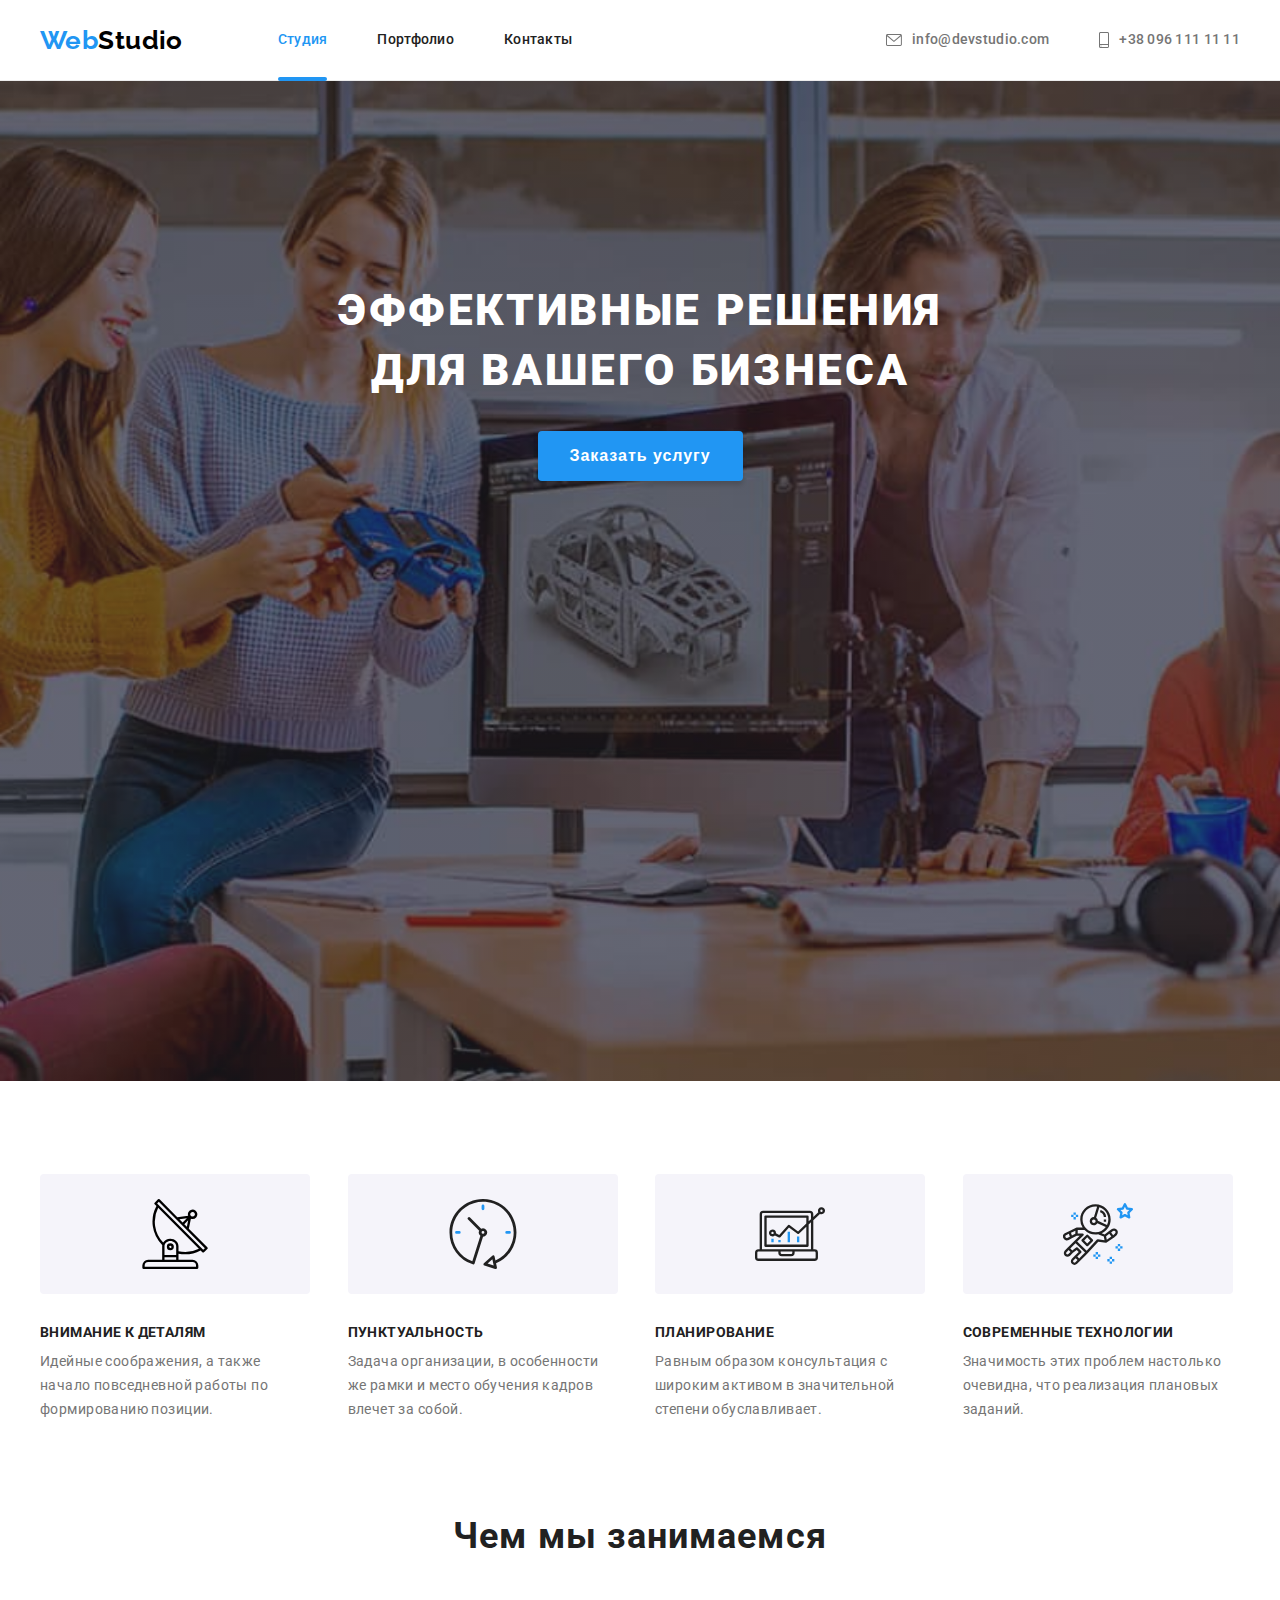
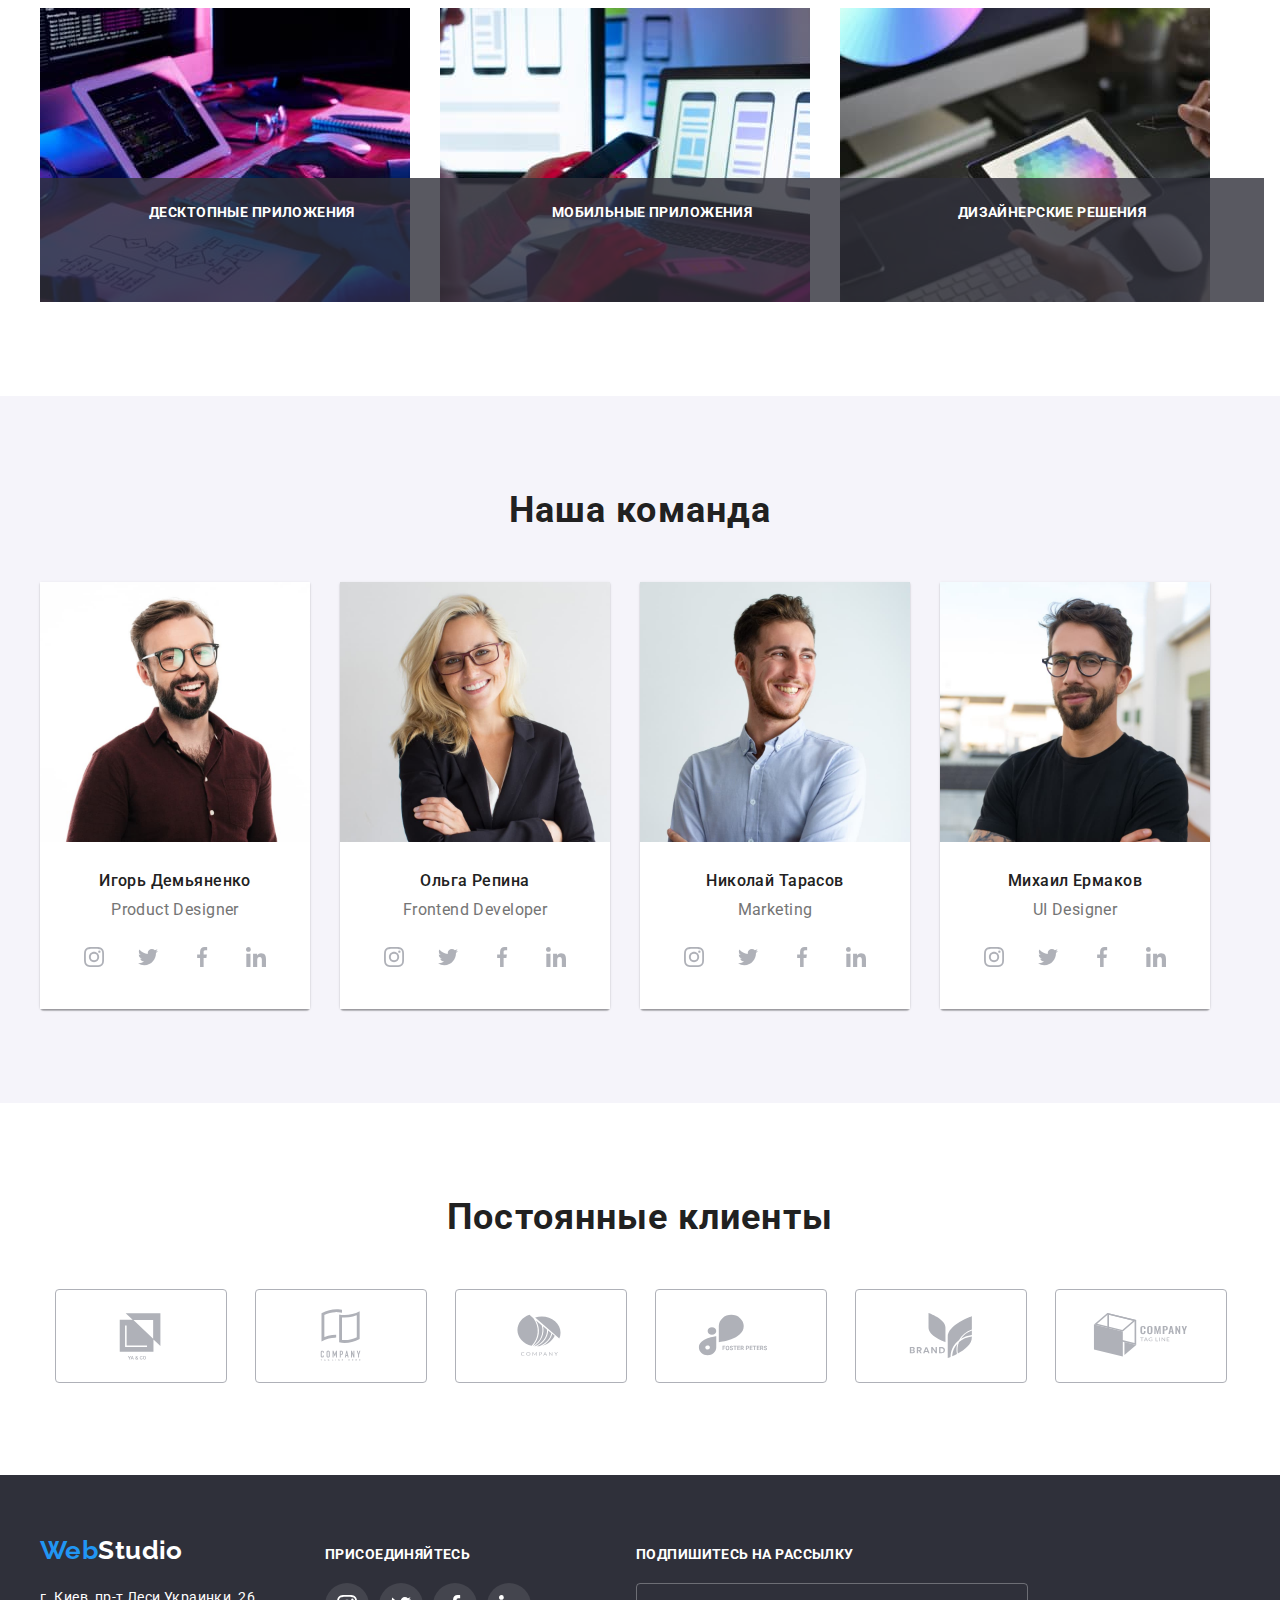
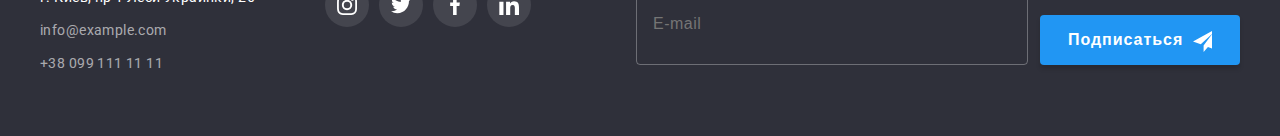
<file: index.html>
<!DOCTYPE html>
<html lang="ru">
  <head>
    <meta charset="UTF-8" />
    <meta http-equiv="X-UA-Compatible" content="IE=edge" />
    <meta name="viewport" content="width=device-width, initial-scale=1.0" />
    <title>Document</title>
    <link rel="preconnect" href="https://fonts.googleapis.com" />
    <link rel="preconnect" href="https://fonts.gstatic.com" crossorigin />
    <link
      href="https://fonts.googleapis.com/css2?family=Raleway:wght@700&family=Roboto:wght@400;500;700;900&display=swap"
      rel="stylesheet"
    />
    <link
      rel="stylesheet"
      href="https://cdnjs.cloudflare.com/ajax/libs/modern-normalize/1.1.0/modern-normalize.min.css"
      integrity="sha512-wpPYUAdjBVSE4KJnH1VR1HeZfpl1ub8YT/NKx4PuQ5NmX2tKuGu6U/JRp5y+Y8XG2tV+wKQpNHVUX03MfMFn9Q=="
      crossorigin="anonymous"
      referrerpolicy="no-referrer"
    />
    <link rel="stylesheet" href="./css/main.min.css" />
  </head>
  <body>
    <!--шапка-->
    <header class="page-header">
      <div class="container page-header__header">
        <nav class="nav">
          <a href="" class="logo"><span class="logo--color">Web</span>Studio</a>
          <ul class="nav__list">
            <li class="nav__item">
              <a href="" class="nav__link nav__link--current">Студия</a>
            </li>
            <li class="nav__item">
              <a href="./portfolio.html" class="nav__link">Портфолио</a>
            </li>
            <li class="nav__item">
              <a href="" class="nav__link">Контакты</a>
            </li>
          </ul>
        </nav>
        <ul class="auth-list">
          <li class="auth-list__item">
            <a href="mailto:info@devstudio.com" class="auth-list__link">
              <svg class="auth-list__icon" width="16" height="12">
                <use href="./images/icons.svg#icon-envelope"></use>
              </svg>
              info@devstudio.com</a
            >
          </li>
          <li class="auth-list__item">
            <a href="tel:+380961111111" class="auth-list__link">
              <svg class="auth-list__icon" width="10" height="16">
                <use href="./images/icons.svg#icon-smartphone"></use>
              </svg>
              +38 096 111 11 11</a
            >
          </li>
        </ul>
      </div>
    </header>

    <main>
      <!--герой-->
      <section class="hero overlay">
        <h1 class="hero__title">Эффективные решения для вашего бизнеса</h1>
        <button data-modal-open type="button" class="hero__button">
          Заказать услугу
        </button>
        <div data-modal class="backdrop is-hidden">
          <div class="modal">
            <div class="modal__content">
              <button data-modal-close class="modal__btn">
                <svg class="modal__icon">
                  <use href="./images/icons.svg#icon-close-black"></use>
                </svg>
              </button>
              <p class="modal__title">
                Оставьте свои данные, мы вам перезвоним
              </p>
              <form name="form">
                <div class="form__field">
                  <label for="username" class="form__label">Имя </label>
                  <input
                    type="text"
                    id="username"
                    name="username"
                    class="form__input"
                  />
                  <svg class="form__icons">
                    <use
                      href="./images/icons.svg#icon-person-form"
                      width="18"
                      height="18"
                    ></use>
                  </svg>
                </div>
                <div class="form__field">
                  <label for="tel" class="form__label">Телефон </label>
                  <input
                    type="tel"
                    id="tel"
                    name="phone-number"
                    class="form__input"
                  />
                  <svg class="form__icons">
                    <use
                      href="./images/icons.svg#icon-phone-form"
                      width="18"
                      height="18"
                    ></use>
                  </svg>
                </div>
                <div class="form__field">
                  <label for="mail" class="form__label">Почта </label>
                  <input
                    type="email"
                    id="mail"
                    name="email"
                    class="form__input"
                  />
                  <svg class="form__icons">
                    <use
                      href="./images/icons.svg#icon-email-form"
                      width="18"
                      height="18"
                    ></use>
                  </svg>
                </div>
                <div class="form__field-comments">
                  <label for="comments" class="form__comments"
                    >Комментарий</label
                  >
                  <textarea
                    class="form__textarea"
                    name="comments"
                    id="comments"
                    placeholder="Введите текст"
                  ></textarea>
                </div>

                <div class="form__checkbox checkbox">
                  <label class="checkbox__label">
                    <input
                      class="checkbox__input"
                      type="checkbox"
                      name="license-agreement"
                    />
                    <span class="checkbox__icon">
                      <svg class="checkbox__svg" width="16" height="15">
                        <use href="./images/icons.svg#icon-check"></use>
                      </svg>
                    </span>

                    Соглашаюсь с рассылкой и принимаю

                    <span class="checkbox__text"> Условия договора</span>
                  </label>
                </div>
                <button type="submit" class="form__btn">Отправить</button>
              </form>
            </div>
          </div>
        </div>
      </section>

      <!--особенности-->
      <section class="section">
        <div class="container">
          <h2 class="hidden-title">Особенности</h2>
          <ul class="features">
            <li class="features__item">
              <div class="features__icon">
                <svg width="70" height="70">
                  <use href="./images/icons.svg#icon-antenna"></use>
                </svg>
              </div>
              <h3 class="features__title">Внимание к деталям</h3>
              <p class="features__text">
                Идейные соображения, а также <br />
                начало повседневной работы по <br />
                формированию позиции.
              </p>
            </li>
            <li class="features__item">
              <div class="features__icon">
                <svg width="70" height="70">
                  <use href="./images/icons.svg#icon-clock"></use>
                </svg>
              </div>
              <h3 class="features__title">Пунктуальность</h3>
              <p class="features__text">
                Задача организации, в особенности <br />
                же рамки и место обучения кадров <br />
                влечет за собой.
              </p>
            </li>
            <li class="features__item">
              <div class="features__icon">
                <svg width="70" height="70">
                  <use href="./images/icons.svg#icon-diagram"></use>
                </svg>
              </div>
              <h3 class="features__title">Планирование</h3>
              <p class="features__text">
                Равным образом консультация с <br />
                широким активом в значительной <br />
                степени обуславливает.
              </p>
            </li>
            <li class="features__item">
              <div class="features__icon">
                <svg width="70" height="70">
                  <use href="./images/icons.svg#icon-astronaut"></use>
                </svg>
              </div>
              <h3 class="features__title">Современные технологии</h3>
              <p class="features__text">
                Значимость этих проблем настолько <br />
                очевидна, что реализация плановых <br />
                заданий.
              </p>
            </li>
          </ul>
        </div>
      </section>

      <!--Чем мы занимаемся-->
      <section class="section work">
        <div class="container">
          <h2 class="work__title title">Чем мы занимаемся</h2>
          <ul class="work__list">
            <li class="work__item">
              <img
                src="./images/box1.jpg"
                alt="пишет код"
                width="370"
                height="294"
              />
              <div class="work__label">десктопные приложения</div>
            </li>
            <li class="work__item">
              <img
                src="./images/box2.jpg"
                alt="дизайн интерфейса мобильного приложения"
                width="370"
                height="294"
              />
              <div class="work__label">мобильные приложения</div>
            </li>
            <li class="work__item">
              <img
                src="./images/box3.jpg"
                alt="подборка цвета для дизайна"
                width="370"
                height="294"
              />
              <div class="work__label">дизайнерские решения</div>
            </li>
          </ul>
        </div>
      </section>

      <!--Наша команда-->
      <section class="section team">
        <div class="container">
          <h2 class="team__title title">Наша команда</h2>
          <ul class="team__card-set card-set">
            <li class="card-set__item">
              <img
                src="./images/img1.jpg"
                alt="фото Игорь Демьяненко"
                width="270"
                height="260"
              />
              <div class="card-set__content">
                <h3 class="card-set__name">Игорь Демьяненко</h3>
                <p lang="en" class="card-set__position">Product Designer</p>
                <ul class="card-set__socials socials">
                  <li class="socials__item">
                    <a href="" class="socials__link">
                      <svg class="socials__icon" width="20" height="20">
                        <use href="./images/icons.svg#icon-instagram"></use>
                      </svg>
                    </a>
                  </li>
                  <li class="socials__item">
                    <a href="" class="socials__link">
                      <svg class="socials__icon" width="20" height="20">
                        <use href="./images/icons.svg#icon-twitter"></use>
                      </svg>
                    </a>
                  </li>
                  <li class="socials__item">
                    <a href="" class="socials__link">
                      <svg class="socials__icon" width="20" height="20">
                        <use href="./images/icons.svg#icon-facebook"></use>
                      </svg>
                    </a>
                  </li>
                  <li class="socials__item">
                    <a href="" class="socials__link">
                      <svg class="socials__icon" width="20" height="20">
                        <use href="./images/icons.svg#icon-linkedin"></use>
                      </svg>
                    </a>
                  </li>
                </ul>
              </div>
            </li>
            <li class="card-set__item">
              <img
                src="./images/img2.jpg"
                alt="фото Ольга Репина"
                width="270"
                height="260"
              />
              <div class="card-set__content">
                <h3 class="card-set__name">Ольга Репина</h3>
                <p lang="en" class="card-set__position">Frontend Developer</p>
                <ul class="card-set__socials socials">
                  <li class="socials__item">
                    <a href="" class="socials__link">
                      <svg class="socials__icon" width="20" height="20">
                        <use href="./images/icons.svg#icon-instagram"></use>
                      </svg>
                    </a>
                  </li>
                  <li class="socials__item">
                    <a href="" class="socials__link">
                      <svg class="socials__icon" width="20" height="20">
                        <use href="./images/icons.svg#icon-twitter"></use>
                      </svg>
                    </a>
                  </li>
                  <li class="socials__item">
                    <a href="" class="socials__link">
                      <svg class="socials__icon" width="20" height="20">
                        <use href="./images/icons.svg#icon-facebook"></use>
                      </svg>
                    </a>
                  </li>
                  <li class="socials__item">
                    <a href="" class="socials__link">
                      <svg class="socials__icon" width="20" height="20">
                        <use href="./images/icons.svg#icon-linkedin"></use>
                      </svg>
                    </a>
                  </li>
                </ul>
              </div>
            </li>
            <li class="card-set__item">
              <img
                src="./images/img3.jpg"
                alt="фото Николай Тарасов"
                width="270"
                height="260"
              />
              <div class="card-set__content">
                <h3 class="card-set__name">Николай Тарасов</h3>
                <p lang="en" class="card-set__position">Marketing</p>
                <ul class="card-set__socials socials">
                  <li class="socials__item">
                    <a href="" class="socials__link">
                      <svg class="socials__icon" width="20" height="20">
                        <use href="./images/icons.svg#icon-instagram"></use>
                      </svg>
                    </a>
                  </li>
                  <li class="socials__item">
                    <a href="" class="socials__link">
                      <svg class="socials__icon" width="20" height="20">
                        <use href="./images/icons.svg#icon-twitter"></use>
                      </svg>
                    </a>
                  </li>
                  <li class="socials__item">
                    <a href="" class="socials__link">
                      <svg class="socials__icon" width="20" height="20">
                        <use href="./images/icons.svg#icon-facebook"></use>
                      </svg>
                    </a>
                  </li>
                  <li class="socials__item">
                    <a href="" class="socials__link">
                      <svg class="socials__icon" width="20" height="20">
                        <use href="./images/icons.svg#icon-linkedin"></use>
                      </svg>
                    </a>
                  </li>
                </ul>
              </div>
            </li>
            <li class="card-set__item">
              <img
                src="./images/img4.jpg"
                alt="фото Михаил Ермаков"
                width="270"
                height="260"
              />
              <div class="card-set__content">
                <h3 class="card-set__name">Михаил Ермаков</h3>
                <p lang="en" class="card-set__position">UI Designer</p>
                <ul class="card-set__socials socials">
                  <li class="socials__item">
                    <a href="" class="socials__link">
                      <svg class="socials__icon" width="20" height="20">
                        <use href="./images/icons.svg#icon-instagram"></use>
                      </svg>
                    </a>
                  </li>
                  <li class="socials__item">
                    <a href="" class="socials__link">
                      <svg class="socials__icon" width="20" height="20">
                        <use href="./images/icons.svg#icon-twitter"></use>
                      </svg>
                    </a>
                  </li>
                  <li class="socials__item">
                    <a href="" class="socials__link">
                      <svg class="socials__icon" width="20" height="20">
                        <use href="./images/icons.svg#icon-facebook"></use>
                      </svg>
                    </a>
                  </li>
                  <li class="socials__item">
                    <a href="" class="socials__link">
                      <svg class="socials__icon" width="20" height="20">
                        <use href="./images/icons.svg#icon-linkedin"></use>
                      </svg>
                    </a>
                  </li>
                </ul>
              </div>
            </li>
          </ul>
        </div>
      </section>

      <!--Постоянные клиенты -->
      <section class="section">
        <div class="container">
          <h2 class="title">Постоянные клиенты</h2>
          <ul class="clients">
            <li class="clients__item">
              <a class="clients__link" href="">
                <svg class="clients__icon" width="106" height="60">
                  <use href="images/icons.svg#icon-Logo-client1"></use>
                </svg>
              </a>
            </li>
            <li class="clients__item">
              <a class="clients__link" href="">
                <svg class="clients__icon" width="106" height="60">
                  <use href="./images/icons.svg#icon-Logo-client2"></use>
                </svg>
              </a>
            </li>
            <li class="clients__item">
              <a class="clients__link" href="">
                <svg class="clients__icon" width="106" height="60">
                  <use href="./images/icons.svg#icon-Logo-client3"></use>
                </svg>
              </a>
            </li>
            <li class="clients__item">
              <a class="clients__link" href="">
                <svg class="clients__icon" width="106" height="60">
                  <use href="./images/icons.svg#icon-Logo-client4"></use>
                </svg>
              </a>
            </li>
            <li class="clients__item">
              <a class="clients__link" href="">
                <svg class="clients__icon" width="106" height="60">
                  <use href="./images/icons.svg#icon-Logo-client5"></use>
                </svg>
              </a>
            </li>

            <li class="clients__item">
              <a class="clients__link" href="">
                <svg class="clients__icon" width="106" height="60">
                  <use href="./images/icons.svg#icon-Logo-client6"></use>
                </svg>
              </a>
            </li>
          </ul>
        </div>
      </section>
    </main>
    <footer class="footer">
      <div class="container box">
        <div class="box__address">
          <a href="" class="logo logo--inverse"
            ><span class="logo--color">Web</span>Studio</a
          >
          <address>
            <ul class="footer__list">
              <li class="footer__item">
                <a
                  href="https://goo.gl/maps/Y2mpPBSYpDZCKBSY6"
                  target="_blank"
                  rel="noopener noreferrer nofollow"
                  class="footer__address"
                  >г. Киев, пр-т Леси Украинки, 26</a
                >
              </li>
              <li class="footer__item">
                <a href="mailto:info@example.com" class="footer__mail"
                  >info@example.com</a
                >
              </li>
              <li class="footer__item">
                <a href="tel:+380991111111" class="footer__phone"
                  >+38 099 111 11 11</a
                >
              </li>
            </ul>
          </address>
        </div>
        <div class="join-us">
          <p class="join-us__title">присоединяйтесь</p>
          <ul class="join-us__socials">
            <li class="join-us__item">
              <a href="" class="join-us__link">
                <svg class="join-us__icon" width="20" height="20">
                  <use href="./images/icons.svg#icon-instagram"></use>
                </svg>
              </a>
            </li>
            <li class="join-us__item">
              <a href="" class="join-us__link">
                <svg class="join-us__icon" width="20" height="20">
                  <use href="./images/icons.svg#icon-twitter"></use>
                </svg>
              </a>
            </li>
            <li class="join-us__item">
              <a href="" class="join-us__link">
                <svg class="join-us__icon" width="20" height="20">
                  <use href="./images/icons.svg#icon-facebook"></use>
                </svg>
              </a>
            </li>
            <li class="join-us__item">
              <a href="" class="join-us__link">
                <svg class="join-us__icon" width="20" height="20">
                  <use href="./images/icons.svg#icon-linkedin"></use>
                </svg>
              </a>
            </li>
          </ul>
        </div>
        <form name="signup-footer" class="form-footer">
          <div class="form-footer__field">
            <label class="form-footer__label" for="mail-footer"
              >Подпишитесь на рассылку</label
            >
            <input
              class="form-footer__mail"
              type="email"
              name="mail"
              id="mail-footer"
              placeholder="E-mail"
            />
          </div>

          <div class="footer-btn">
            <button type="submit" class="footer-btn__sign-up">
              Подписаться
            </button>
          </div>
        </form>
      </div>
    </footer>
    <script src="./js/modal.js"></script>
  </body>
</html>
</file>
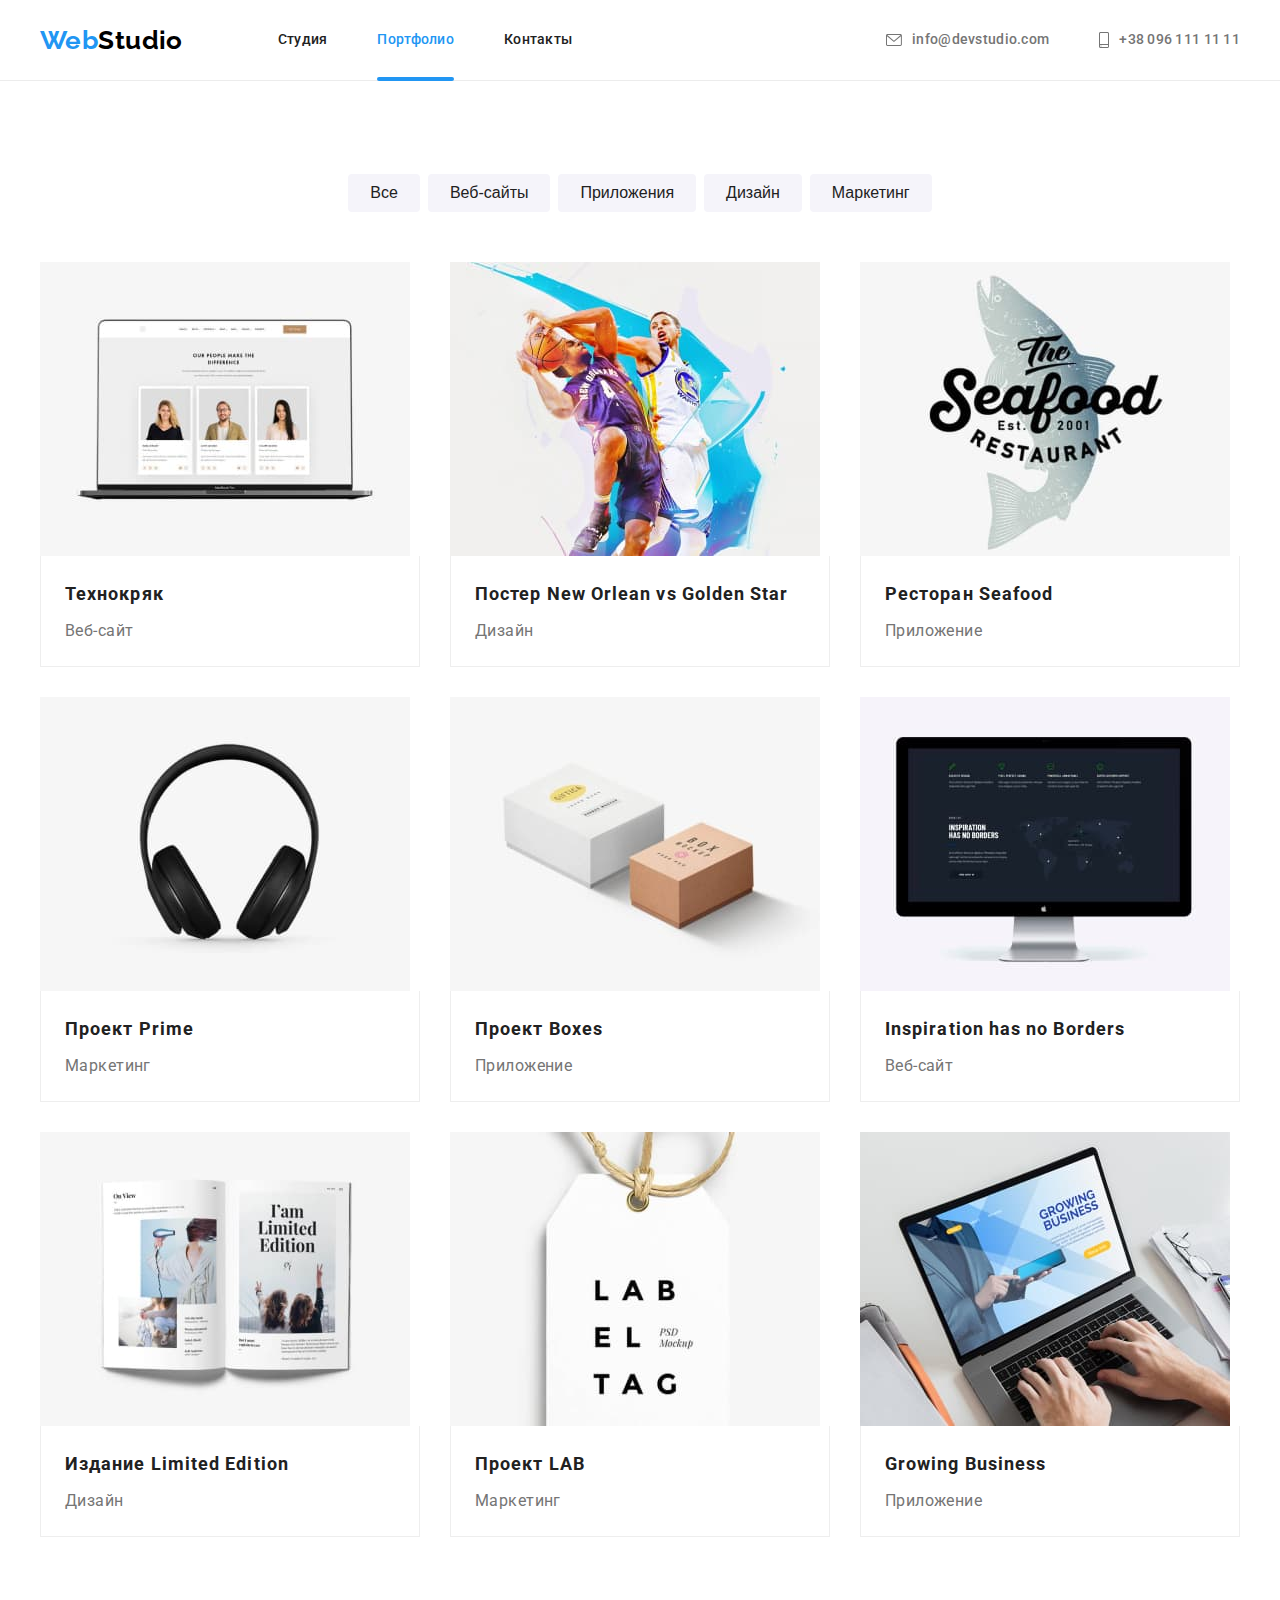
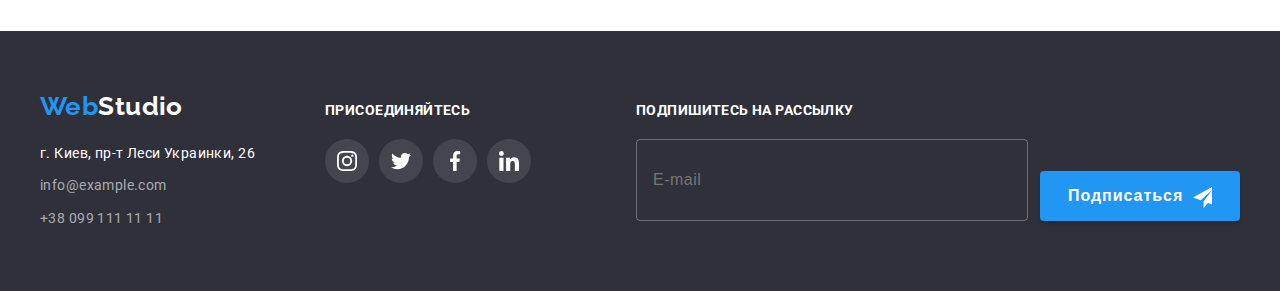
<file: portfolio.html>
<!DOCTYPE html>
<html lang="ru">
  <head>
    <meta charset="UTF-8" />
    <meta http-equiv="X-UA-Compatible" content="IE=edge" />
    <meta name="viewport" content="width=device-width, initial-scale=1.0" />
    <title>Document</title>
    <link rel="preconnect" href="https://fonts.googleapis.com" />
    <link rel="preconnect" href="https://fonts.gstatic.com" crossorigin />
    <link
      href="https://fonts.googleapis.com/css2?family=Raleway:wght@700&family=Roboto:wght@400;500;700;900&display=swap"
      rel="stylesheet"
    />
    <link
      rel="stylesheet"
      href="https://cdnjs.cloudflare.com/ajax/libs/modern-normalize/1.1.0/modern-normalize.min.css"
      integrity="sha512-wpPYUAdjBVSE4KJnH1VR1HeZfpl1ub8YT/NKx4PuQ5NmX2tKuGu6U/JRp5y+Y8XG2tV+wKQpNHVUX03MfMFn9Q=="
      crossorigin="anonymous"
      referrerpolicy="no-referrer"
    />
    <link rel="stylesheet" href="./css/portfolio.min.css" />
  </head>
  <body>
    <!--шапка-->
    <header class="page-header">
      <div class="container page-header__header">
        <nav class="nav">
          <a href="" class="logo"><span class="logo--color">Web</span>Studio</a>
          <ul class="nav__list">
            <li class="nav__item">
              <a href="./index.html" class="nav__link">Студия</a>
            </li>
            <li class="nav__item">
              <a href="" class="nav__link nav__link--current">Портфолио</a>
            </li>
            <li class="nav__item">
              <a href="" class="nav__link">Контакты</a>
            </li>
          </ul>
        </nav>
        <ul class="auth-list">
          <li class="auth-list__item">
            <a href="mailto:info@devstudio.com" class="auth-list__link">
              <svg class="auth-list__icon" width="16" height="12">
                <use href="./images/icons.svg#icon-envelope"></use>
              </svg>
              info@devstudio.com</a
            >
          </li>
          <li class="auth-list__item">
            <a href="tel:+380961111111" class="auth-list__link">
              <svg class="auth-list__icon" width="10" height="16">
                <use href="./images/icons.svg#icon-smartphone"></use>
              </svg>
              +38 096 111 11 11</a
            >
          </li>
        </ul>
      </div>
    </header>

    <main>
      <!--Наши работы-->
      <section class="section">
        <div class="container">
          <h1 class="hidden-title">Наши работы</h1>
          <ul class="portfolio">
            <li class="portfolio__item">
              <button type="button" class="portfolio__button">Все</button>
            </li>
            <li class="portfolio__item">
              <button type="button" class="portfolio__button">Веб-сайты</button>
            </li>
            <li class="portfolio__item">
              <button type="button" class="portfolio__button">
                Приложения
              </button>
            </li>
            <li class="portfolio__item">
              <button type="button" class="portfolio__button">Дизайн</button>
            </li>
            <li class="portfolio__item">
              <button type="button" class="portfolio__button">Маркетинг</button>
            </li>
          </ul>

          <ul class="portfolio-card-set">
            <li class="portfolio-card-set__item">
              <a class="portfolio-card-set__link" href="">
                <div class="portfolio-card-set__photo">
                  <div class="portfolio-card-set__overlay">
                    <p class="portfolio-card-set__desc">
                      Ресурс предлагает комплексные предложения с разным уровнем
                      функционала и сервисов. Все это позволит посетителю
                      получить исчерпывающие сведения о компании или частном
                      лице.
                    </p>
                  </div>
                  <img
                    src="./images/work1.jpg"
                    alt="интерфейс веб-сайта на макбуке"
                    width="370"
                    height="294"
                  />
                </div>
                <div class="portfolio-card-set__content">
                  <h2 class="portfolio-card-set__title">Технокряк</h2>
                  <p class="portfolio-card-set__text">Веб-сайт</p>
                </div>
              </a>
            </li>
            <li class="portfolio-card-set__item">
              <a class="portfolio-card-set__link" href="">
                <div class="portfolio-card-set__photo">
                  <div class="portfolio-card-set__overlay">
                    <p class="portfolio-card-set__desc">
                      Ресурс предлагает комплексные предложения с разным уровнем
                      функционала и сервисов. Все это позволит посетителю
                      получить исчерпывающие сведения о компании или частном
                      лице.
                    </p>
                  </div>
                  <img
                    src="./images/work2.jpg"
                    alt="два баскетболиста с мячом"
                    width="370"
                    height="294"
                  />
                </div>
                <div class="portfolio-card-set__content">
                  <h2 class="portfolio-card-set__title">
                    Постер
                    <span lang="en">New Orlean vs Golden Star</span>
                  </h2>
                  <p class="portfolio-card-set__text">Дизайн</p>
                </div>
              </a>
            </li>
            <li class="portfolio-card-set__item">
              <a class="portfolio-card-set__link" href="">
                <div class="portfolio-card-set__photo">
                  <div class="portfolio-card-set__overlay">
                    <p class="portfolio-card-set__desc">
                      Ресурс предлагает комплексные предложения с разным уровнем
                      функционала и сервисов. Все это позволит посетителю
                      получить исчерпывающие сведения о компании или частном
                      лице.
                    </p>
                  </div>
                  <img
                    src="./images/work3.jpg"
                    alt="логотип ресторана сифуд"
                    width="370"
                    height="294"
                  />
                </div>
                <div class="portfolio-card-set__content">
                  <h2 class="portfolio-card-set__title">
                    Ресторан <span lang="en">Seafood</span>
                  </h2>
                  <p class="portfolio-card-set__text">Приложение</p>
                </div>
              </a>
            </li>
            <li class="portfolio-card-set__item">
              <a class="portfolio-card-set__link" href="">
                <div class="portfolio-card-set__photo">
                  <div class="portfolio-card-set__overlay">
                    <p class="portfolio-card-set__desc">
                      Ресурс предлагает комплексные предложения с разным уровнем
                      функционала и сервисов. Все это позволит посетителю
                      получить исчерпывающие сведения о компании или частном
                      лице.
                    </p>
                  </div>
                  <img
                    src="./images/work4.jpg"
                    alt="наушники"
                    width="370"
                    height="294"
                  />
                </div>
                <div class="portfolio-card-set__content">
                  <h2 class="portfolio-card-set__title">
                    Проект <span lang="en">Prime</span>
                  </h2>
                  <p class="portfolio-card-set__text">Маркетинг</p>
                </div>
              </a>
            </li>
            <li class="portfolio-card-set__item">
              <a class="portfolio-card-set__link" href="">
                <div class="portfolio-card-set__photo">
                  <div class="portfolio-card-set__overlay">
                    <p class="portfolio-card-set__desc">
                      Ресурс предлагает комплексные предложения с разным уровнем
                      функционала и сервисов. Все это позволит посетителю
                      получить исчерпывающие сведения о компании или частном
                      лице.
                    </p>
                  </div>
                  <img
                    src="./images/work5.jpg"
                    alt="две коробки"
                    width="370"
                    height="294"
                  />
                </div>
                <div class="portfolio-card-set__content">
                  <h2 class="portfolio-card-set__title">
                    Проект <span lang="en">Boxes</span>
                  </h2>
                  <p class="portfolio-card-set__text">Приложение</p>
                </div>
              </a>
            </li>
            <li class="portfolio-card-set__item">
              <a class="portfolio-card-set__link" href="">
                <div class="portfolio-card-set__photo">
                  <div class="portfolio-card-set__overlay">
                    <p class="portfolio-card-set__desc">
                      Ресурс предлагает комплексные предложения с разным уровнем
                      функционала и сервисов. Все это позволит посетителю
                      получить исчерпывающие сведения о компании или частном
                      лице.
                    </p>
                  </div>
                  <img
                    src="./images/work6.jpg"
                    alt="интерфейс веб-сайта на мониторе"
                    width="370"
                    height="294"
                  />
                </div>
                <div class="portfolio-card-set__content">
                  <h2 lang="en" class="portfolio-card-set__title">
                    Inspiration has no Borders
                  </h2>
                  <p class="portfolio-card-set__text">Веб-сайт</p>
                </div>
              </a>
            </li>
            <li class="portfolio-card-set__item">
              <a class="portfolio-card-set__link" href="">
                <div class="portfolio-card-set__photo">
                  <div class="portfolio-card-set__overlay">
                    <p class="portfolio-card-set__desc">
                      Ресурс предлагает комплексные предложения с разным уровнем
                      функционала и сервисов. Все это позволит посетителю
                      получить исчерпывающие сведения о компании или частном
                      лице.
                    </p>
                  </div>
                  <img
                    src="./images/work7.jpg"
                    alt="разворот книги"
                    width="370"
                    height="294"
                  />
                </div>
                <div class="portfolio-card-set__content">
                  <h2 class="portfolio-card-set__title">
                    Издание
                    <span lang="en"> Limited Edition</span>
                  </h2>
                  <p class="portfolio-card-set__text">Дизайн</p>
                </div>
              </a>
            </li>
            <li class="portfolio-card-set__item">
              <a class="portfolio-card-set__link" href="">
                <div class="portfolio-card-set__photo">
                  <div class="portfolio-card-set__overlay">
                    <p class="portfolio-card-set__desc">
                      Ресурс предлагает комплексные предложения с разным уровнем
                      функционала и сервисов. Все это позволит посетителю
                      получить исчерпывающие сведения о компании или частном
                      лице.
                    </p>
                  </div>
                  <img
                    src="./images/work8.jpg"
                    alt="бирка с текстом"
                    width="370"
                    height="294"
                  />
                </div>
                <div class="portfolio-card-set__content">
                  <h2 class="portfolio-card-set__title">
                    Проект <span lang="en">LAB</span>
                  </h2>
                  <p class="portfolio-card-set__text">Маркетинг</p>
                </div>
              </a>
            </li>
            <li class="portfolio-card-set__item">
              <a class="portfolio-card-set__link" href="">
                <div class="portfolio-card-set__photo">
                  <div class="portfolio-card-set__overlay">
                    <p class="portfolio-card-set__desc">
                      Ресурс предлагает комплексные предложения с разным уровнем
                      функционала и сервисов. Все это позволит посетителю
                      получить исчерпывающие сведения о компании или частном
                      лице.
                    </p>
                  </div>
                  <img
                    src="./images/work9.jpg"
                    alt="две руки печатают на макбуке"
                    width="370"
                    height="294"
                  />
                </div>
                <div class="portfolio-card-set__content">
                  <h2 lang="en" class="portfolio-card-set__title">
                    Growing Business
                  </h2>
                  <p class="portfolio-card-set__text">Приложение</p>
                </div>
              </a>
            </li>
          </ul>
        </div>
      </section>
    </main>

    <footer class="footer">
      <div class="container box">
        <div class="box__address">
          <a href="" class="logo logo--inverse"
            ><span class="logo--color">Web</span>Studio</a
          >
          <address>
            <ul class="footer__list">
              <li class="footer__item">
                <a
                  href="https://goo.gl/maps/Y2mpPBSYpDZCKBSY6"
                  target="_blank"
                  rel="noopener noreferrer nofollow"
                  class="footer__address"
                  >г. Киев, пр-т Леси Украинки, 26</a
                >
              </li>
              <li class="footer__item">
                <a href="mailto:info@example.com" class="footer__mail"
                  >info@example.com</a
                >
              </li>
              <li class="footer__item">
                <a href="tel:+380991111111" class="footer__phone"
                  >+38 099 111 11 11</a
                >
              </li>
            </ul>
          </address>
        </div>
        <div class="join-us">
          <p class="join-us__title">присоединяйтесь</p>
          <ul class="join-us__socials">
            <li class="join-us__item">
              <a href="" class="join-us__link">
                <svg class="join-us__icon" width="20" height="20">
                  <use href="./images/icons.svg#icon-instagram"></use>
                </svg>
              </a>
            </li>
            <li class="join-us__item">
              <a href="" class="join-us__link">
                <svg class="join-us__icon" width="20" height="20">
                  <use href="./images/icons.svg#icon-twitter"></use>
                </svg>
              </a>
            </li>
            <li class="join-us__item">
              <a href="" class="join-us__link">
                <svg class="join-us__icon" width="20" height="20">
                  <use href="./images/icons.svg#icon-facebook"></use>
                </svg>
              </a>
            </li>
            <li class="join-us__item">
              <a href="" class="join-us__link">
                <svg class="join-us__icon" width="20" height="20">
                  <use href="./images/icons.svg#icon-linkedin"></use>
                </svg>
              </a>
            </li>
          </ul>
        </div>
        <form name="signup-footer" class="form-footer">
          <div class="form-footer__field">
            <label class="form-footer__label" for="mail-footer"
              >Подпишитесь на рассылку</label
            >
            <input
              class="form-footer__mail"
              type="email"
              name="mail"
              id="mail-footer"
              placeholder="E-mail"
            />
          </div>

          <div class="footer-btn">
            <button type="submit" class="footer-btn__sign-up">
              Подписаться
            </button>
          </div>
        </form>
      </div>
    </footer>
  </body>
</html>
</file>
<file: css/main.min.css>
body{margin:0;color:#212121;background-color:#fff;font-family:Roboto,sans-serif;letter-spacing:.03em;font-size:14px}ul{list-style:none;padding-left:0;margin-top:0;margin-bottom:0}a{text-decoration:none}h1,h2,h3,h4,h5,h6,p{margin:0;padding:0}img{display:block;max-width:100%;height:auto}.container{width:1200px;padding-left:15px;padding-right:15px;margin-left:auto;margin-right:auto}.section{padding-top:94px;padding-bottom:94px}.title{margin-bottom:50px;font-size:36px;line-height:1.16;text-align:center;letter-spacing:.03em}.form__btn,.hero__button{display:inline-block;border:none;border-radius:4px;padding:10px 32px;box-shadow:0px 4px 4px rgba(0,0,0,.15);color:#fff;background-color:#2196f3;font-weight:700;font-size:16px;line-height:1.88;letter-spacing:.06em;cursor:pointer}.page-header{border-bottom:1px solid #ececec}.page-header__header{display:flex;align-items:center;justify-content:none}.logo{align-self:center;color:#000;font-family:Raleway,sans-serif;font-weight:700;font-size:26px;line-height:1.19}.logo--color{color:#2196f3}.nav{display:flex}.nav__list{display:flex;margin-left:95px;position:relative}.nav__item+.nav__item{margin-left:50px}.nav__link{transition:color 250ms cubic-bezier(0.4, 0, 0.2, 1);display:block;padding-top:32px;padding-bottom:32px;color:#212121;font-weight:500;line-height:1.14;letter-spacing:.02em}.nav__link:hover,.nav__link:focus{color:#2196f3}.nav__link--current{position:relative;color:#2196f3}.nav__link--current::after{content:"";position:absolute;left:0;bottom:-1px;display:block;width:100%;height:4px;background:#2196f3;border-radius:2px}.auth-list{display:flex;margin-left:auto}.auth-list__link{transition:color 250ms cubic-bezier(0.4, 0, 0.2, 1);color:#757575;display:flex;align-items:center;justify-content:none;font-weight:500;line-height:1.14;letter-spacing:.02em}.auth-list__link:hover,.auth-list__link:focus{color:#2196f3}.auth-list__item+.auth-list__item{margin-left:50px}.auth-list__icon{fill:currentColor;margin-right:10px}.hero{background-color:#2f303a;text-align:center;padding-top:200px;padding-bottom:200px}.hero__title{margin:0 auto;margin-bottom:30px;width:696px;color:#fff;font-weight:900;font-size:44px;line-height:1.36;letter-spacing:.06em;text-transform:uppercase}.hero__button{transition:background-color 250ms cubic-bezier(0.4, 0, 0.2, 1)}.hero__button:hover,.hero__button:focus{background-color:#188ce8}.backdrop{transition:opacity 250ms linear,visibility 250ms linear;z-index:20;position:fixed;top:0;left:0;width:100%;height:100%;background-color:rgba(0,0,0,.2);opacity:1}.backdrop.is-hidden{visibility:hidden;opacity:0;pointer-events:none}.modal{position:absolute;top:50%;left:50%;transform:translate(-50%, -50%) scaleX(1);transition:transform 250ms cubic-bezier(0.175, 0.885, 0.32, 1.275);min-height:581px;min-width:528px;background:#fff;box-shadow:0px 1px 3px rgba(0,0,0,.12),0px 1px 1px rgba(0,0,0,.14),0px 2px 1px rgba(0,0,0,.2);border-radius:4px}.backdrop.is-hidden .modal{transform:translate(-50%, -50%) scaleX(0.5)}.modal__btn{transition:fill 250ms cubic-bezier(0.4, 0, 0.2, 1);position:absolute;right:9px;top:13px;padding:0;display:flex;justify-content:center;align-items:center;cursor:pointer;width:30px;height:30px;background:#fff;border-radius:50%;border:1px solid rgba(0,0,0,.1)}.modal__btn:hover,.modal__btn:focus{fill:#2196f3;outline:none}.modal__title{font-weight:700;font-size:20px;line-height:1.15;text-align:center;letter-spacing:.03em;color:#212121;margin-bottom:12px}.modal__icon{width:18px;height:18px}.modal__content{padding:40px 39px 40px 41px}.form__field{position:relative;display:flex;flex-direction:column;margin-bottom:10px;padding:0;height:58px}.form__input{transition:border 250ms cubic-bezier(0.4, 0, 0.2, 1);border:1px solid rgba(33,33,33,.2);border-radius:4px;height:40px;margin:0;padding:12px 42px;font:inherit}.form__input:focus{border:1px solid #2196f3;border-radius:4px;outline:none;cursor:pointer}.form__label,.form__comments{margin-right:auto;margin-bottom:4px;font-size:12px;line-height:1.16;letter-spacing:.01em;color:#757575}.form__icons{transition:fill 250ms cubic-bezier(0.4, 0, 0.2, 1);position:absolute;top:45%;left:12px;width:18px;height:18px}.form__input:focus+.form__icons{fill:#2196f3}.form__textarea{height:120px;resize:none;padding:12px 16px;outline:none;border:1px solid rgba(33,33,33,.2);border-radius:4px}.form__textarea::placeholder{font-family:"Roboto";font-style:normal;font-weight:400;font-size:14px;line-height:16px;letter-spacing:.01em;color:rgba(117,117,117,.5)}.form__field-comments{position:relative;display:flex;flex-direction:column;margin-bottom:10px;padding:0;margin-bottom:20px}.form__checkbox{width:425px;margin-left:auto;margin-right:auto}.form__checkbox{width:425px;margin-left:auto;margin-right:auto}.checkbox__input{width:1px;height:1px;overflow:hidden;opacity:0;margin:-1px}.checkbox__label{display:flex;align-items:center;justify-content:none;line-height:1.71;color:#757575}.checkbox__icon{display:flex;align-items:center;justify-content:none;width:16px;height:15px;margin-right:7px;border:2px solid #212121;border-radius:2px}.checkbox__input:checked+.checkbox__icon{background-color:#2196f3;border:none}.checkbox__svg{width:100%;margin-top:6px;margin-left:2px}.checkbox__text{margin-left:5px;text-decoration:underline;color:#2196f3}.form__btn{margin-top:30px;width:200px;height:50px}.overlay{max-width:1600px;height:600px;margin-left:auto;margin-right:auto;background-image:linear-gradient(to right, rgba(47, 48, 58, 0.4), rgba(47, 48, 58, 0.4)),url(../images/overlay.jpg);background-size:cover;background-repeat:no-repeat;background-position:center}.hidden-title{width:1px;height:1px;overflow:hidden;opacity:0;margin:-1px}.features{display:flex}.features__item{flex-basis:25%}.features__item+.features__item{margin-left:30px}.features__title{margin-bottom:10px;font-size:14px;font-weight:700;line-height:1.17;letter-spacing:.03em;text-align:left;text-transform:uppercase}.features__text{color:#757575;line-height:1.71;font-size:14px}.features__icon{height:120px;width:270px;background-color:#f5f4fa;margin-bottom:30px;border-radius:4px;display:flex;align-items:center;justify-content:center}.work{padding-top:0}.work__item{position:relative}.work__item+.work__item{margin-left:30px}.work__label{position:absolute;bottom:0;left:0;width:100%;height:70px;background:rgba(47,48,58,.8);font-size:14px;font-weight:700;line-height:1.14;text-align:center;text-transform:uppercase;color:#fff;padding:27px}.work__list{display:flex}.team{background-color:#f5f4fa}.team__card-set{display:inline-flex}.card-set__content{padding:30px 32px;background-color:#fff}.card-set__item{box-shadow:0px 1px 3px rgba(0,0,0,.12),0px 1px 1px rgba(0,0,0,.14),0px 2px 1px rgba(0,0,0,.2);border-radius:0px 0px 4px 4px}.card-set__item+.card-set__item{margin-left:30px}.card-set__position{color:#757575;font-size:16px;line-height:1.18;text-align:center}.card-set__name{margin-bottom:10px;font-weight:500;font-size:16px;line-height:1.18;text-align:center}.card-set__socials{display:flex;margin-top:16px;width:206px;height:44px}.socials__item:not(:first-child){margin-left:10px}.socials__link{display:flex;align-items:center;justify-content:center;width:44px;height:44px;border-radius:50%;color:#afb1b8;transition:color 250ms cubic-bezier(0.4, 0, 0.2, 1),background-color 250ms cubic-bezier(0.4, 0, 0.2, 1)}.socials__link:hover,.socials__link:focus{background-color:#2196f3;color:#fff}.socials__icon{fill:currentColor}.clients{display:flex;align-items:center;justify-content:center}.clients__item{cursor:pointer;width:170px;height:92px}.clients__link{transition:color 250ms cubic-bezier(0.4, 0, 0.2, 1),border-color 250ms cubic-bezier(0.4, 0, 0.2, 1);display:inline-flex;align-items:center;justify-content:center;width:170px;height:92px;color:#afb1b8;border:1px solid #afb1b8;border-radius:4px}.clients__link:hover,.clients__link:focus{color:#2196f3;border-color:#2196f3}.clients__icon{fill:currentColor}.clients__item:not(:last-child){margin-right:30px}.footer{background-color:#2f303a;padding-top:60px;padding-bottom:60px}.logo--inverse{color:#fff}.box{display:flex;align-items:baseline;justify-content:none}.box__address{margin-right:70px}.footer__item:not(:last-child){margin-bottom:9px}.footer__list{margin-top:20px;font-style:normal}.footer__address{transition:color 250ms cubic-bezier(0.4, 0, 0.2, 1);color:#fff;line-height:1.71}.footer__address:hover,.footer__address:focus{color:#2196f3}.footer__mail{transition:color 250ms cubic-bezier(0.4, 0, 0.2, 1);color:rgba(255,255,255,.6);line-height:1.71}.footer__mail:hover,.footer__mail:focus{color:#2196f3}.footer__phone{transition:color 250ms cubic-bezier(0.4, 0, 0.2, 1);color:rgba(255,255,255,.6);line-height:1.71}.footer__phone:hover,.footer__phone:focus{color:#2196f3}.join-us__title{font-weight:700;line-height:1.14;text-transform:uppercase;color:#fff}.join-us__socials{display:flex;margin-top:20px}.join-us__item:not(:last-child){margin-right:10px}.join-us__link{transition:background-color 250ms cubic-bezier(0.4, 0, 0.2, 1);display:flex;align-items:center;justify-content:center;width:44px;height:44px;border-radius:50%;background-color:rgba(255,255,255,.1019607843);color:#fff}.join-us__link:hover,.join-us__link:focus{background-color:#2196f3}.join-us__icon{fill:currentColor}.form-footer{display:flex;align-items:flex-end;justify-content:none;margin-left:auto}.form-footer__field{display:flex;flex-direction:column}.form-footer__label{font-weight:700;line-height:1.14;letter-spacing:.03em;text-transform:uppercase;color:#fff;margin-bottom:20px}.form-footer__mail{outline:none;margin-right:12px;width:358px;height:50px;padding:15px 16px;background:rgba(0,0,0,0);border:1px solid rgba(255,255,255,.3);border-radius:4px;font-size:16px;line-height:1.25;letter-spacing:.03em;color:rgba(255,255,255,.6)}.footer-btn__sign-up{display:flex;align-items:center;justify-content:none;width:200px;height:50px;padding:10px 28px;background:#2196f3;box-shadow:0px 4px 4px rgba(0,0,0,.15);border-radius:4px;border:none;font-weight:700;font-size:16px;line-height:1.88;letter-spacing:.06em;color:#fff}.footer-btn__sign-up::after{content:"";background-image:url("data:image/svg+xml;charset=UTF-8,%3csvg width='24' height='24' fill='none' xmlns='http://www.w3.org/2000/svg'%3e%3cpath d='M24 0 0 13.5l7.67 2.84L19.5 5.25l-8.998 12.14.007.002-.009-.002V24l4.301-5.018L20.251 21 24 0Z' fill='%23fff'/%3e%3c/svg%3e");width:24px;height:24px;margin-left:10px}/*# sourceMappingURL=main.min.css.map */
</file>
<file: css/portfolio.min.css>
body{margin:0;color:#212121;background-color:#fff;font-family:Roboto,sans-serif;letter-spacing:.03em;font-size:14px}ul{list-style:none;padding-left:0;margin-top:0;margin-bottom:0}a{text-decoration:none}h1,h2,h3,h4,h5,h6,p{margin:0;padding:0}img{display:block;max-width:100%;height:auto}.container{width:1200px;padding-left:15px;padding-right:15px;margin-left:auto;margin-right:auto}.section{padding-top:94px;padding-bottom:94px}.title{margin-bottom:50px;font-size:36px;line-height:1.16;text-align:center;letter-spacing:.03em}.hidden-title{width:1px;height:1px;overflow:hidden;opacity:0;margin:-1px}.page-header{border-bottom:1px solid #ececec}.page-header__header{display:flex;align-items:center;justify-content:none}.logo{align-self:center;color:#000;font-family:Raleway,sans-serif;font-weight:700;font-size:26px;line-height:1.19}.logo--color{color:#2196f3}.nav{display:flex}.nav__list{display:flex;margin-left:95px;position:relative}.nav__item+.nav__item{margin-left:50px}.nav__link{transition:color 250ms cubic-bezier(0.4, 0, 0.2, 1);display:block;padding-top:32px;padding-bottom:32px;color:#212121;font-weight:500;line-height:1.14;letter-spacing:.02em}.nav__link:hover,.nav__link:focus{color:#2196f3}.nav__link--current{position:relative;color:#2196f3}.nav__link--current::after{content:"";position:absolute;left:0;bottom:-1px;display:block;width:100%;height:4px;background:#2196f3;border-radius:2px}.auth-list{display:flex;margin-left:auto}.auth-list__link{transition:color 250ms cubic-bezier(0.4, 0, 0.2, 1);color:#757575;display:flex;align-items:center;justify-content:none;font-weight:500;line-height:1.14;letter-spacing:.02em}.auth-list__link:hover,.auth-list__link:focus{color:#2196f3}.auth-list__item+.auth-list__item{margin-left:50px}.auth-list__icon{fill:currentColor;margin-right:10px}.portfolio{display:flex;align-items:none;justify-content:center;margin-bottom:50px}.portfolio__item+.portfolio__item{margin-left:8px}.portfolio__button{transition:color 250ms cubic-bezier(0.4, 0, 0.2, 1),background-color 250ms cubic-bezier(0.4, 0, 0.2, 1),box-shadow 250ms cubic-bezier(0.4, 0, 0.2, 1);border:none;border-radius:4px;padding:6px 22px;color:#212121;background-color:#f5f4fa;cursor:pointer;font-weight:500;font-size:16px;line-height:1.62;text-align:center}.portfolio__button:hover,.portfolio__button:focus{color:#fff;background-color:#2196f3;box-shadow:0px 3px 1px rgba(0,0,0,.1),0px 1px 2px rgba(0,0,0,.08),0px 2px 2px rgba(0,0,0,.12);border-radius:4px}.portfolio-card-set{display:flex;flex-wrap:wrap;margin-left:-30px;margin-top:-30px}.portfolio-card-set__item{flex-basis:calc((100% - 90px)/3);margin-left:30px;margin-top:30px}.portfolio-card-set__link{display:block;transition:box-shadow 250ms cubic-bezier(0.4, 0, 0.2, 1)}.portfolio-card-set__link:hover,.portfolio-card-set__link:focus{box-shadow:0px 4px 4px rgba(0,0,0,.25)}.portfolio-card-set__content{padding:20px 24px;border-bottom:1px solid #eee;border-left:1px solid #eee;border-right:1px solid #eee;box-sizing:border-box}.portfolio-card-set__title{color:#212121;font-weight:700;font-size:18px;line-height:2;letter-spacing:.06em}.portfolio-card-set__text{margin-top:4px;color:#757575;font-size:16px;line-height:1.87}.portfolio-card-set__photo{position:relative;overflow:hidden}.portfolio-card-set__overlay{padding:63px 24px;position:absolute;top:0;left:0;width:100%;height:100%;background-color:rgba(33,150,243,.9);transform:translateY(101%);transition:transform 250ms cubic-bezier(0.4, 0, 0.2, 1)}.portfolio-card-set__link:hover .portfolio-card-set__overlay,.portfolio-card-set__link:focus .portfolio-card-set__overlay{transform:translateX(0)}.portfolio-card-set__desc{font-size:18px;line-height:1.56;letter-spacing:.03em;color:#fff}.footer{background-color:#2f303a;padding-top:60px;padding-bottom:60px}.logo--inverse{color:#fff}.box{display:flex;align-items:baseline;justify-content:none}.box__address{margin-right:70px}.footer__item:not(:last-child){margin-bottom:9px}.footer__list{margin-top:20px;font-style:normal}.footer__address{transition:color 250ms cubic-bezier(0.4, 0, 0.2, 1);color:#fff;line-height:1.71}.footer__address:hover,.footer__address:focus{color:#2196f3}.footer__mail{transition:color 250ms cubic-bezier(0.4, 0, 0.2, 1);color:rgba(255,255,255,.6);line-height:1.71}.footer__mail:hover,.footer__mail:focus{color:#2196f3}.footer__phone{transition:color 250ms cubic-bezier(0.4, 0, 0.2, 1);color:rgba(255,255,255,.6);line-height:1.71}.footer__phone:hover,.footer__phone:focus{color:#2196f3}.join-us__title{font-weight:700;line-height:1.14;text-transform:uppercase;color:#fff}.join-us__socials{display:flex;margin-top:20px}.join-us__item:not(:last-child){margin-right:10px}.join-us__link{transition:background-color 250ms cubic-bezier(0.4, 0, 0.2, 1);display:flex;align-items:center;justify-content:center;width:44px;height:44px;border-radius:50%;background-color:rgba(255,255,255,.1019607843);color:#fff}.join-us__link:hover,.join-us__link:focus{background-color:#2196f3}.join-us__icon{fill:currentColor}.form-footer{display:flex;align-items:flex-end;justify-content:none;margin-left:auto}.form-footer__field{display:flex;flex-direction:column}.form-footer__label{font-weight:700;line-height:1.14;letter-spacing:.03em;text-transform:uppercase;color:#fff;margin-bottom:20px}.form-footer__mail{outline:none;margin-right:12px;width:358px;height:50px;padding:15px 16px;background:rgba(0,0,0,0);border:1px solid rgba(255,255,255,.3);border-radius:4px;font-size:16px;line-height:1.25;letter-spacing:.03em;color:rgba(255,255,255,.6)}.footer-btn__sign-up{display:flex;align-items:center;justify-content:none;width:200px;height:50px;padding:10px 28px;background:#2196f3;box-shadow:0px 4px 4px rgba(0,0,0,.15);border-radius:4px;border:none;font-weight:700;font-size:16px;line-height:1.88;letter-spacing:.06em;color:#fff}.footer-btn__sign-up::after{content:"";background-image:url("data:image/svg+xml;charset=UTF-8,%3csvg width='24' height='24' fill='none' xmlns='http://www.w3.org/2000/svg'%3e%3cpath d='M24 0 0 13.5l7.67 2.84L19.5 5.25l-8.998 12.14.007.002-.009-.002V24l4.301-5.018L20.251 21 24 0Z' fill='%23fff'/%3e%3c/svg%3e");width:24px;height:24px;margin-left:10px}/*# sourceMappingURL=portfolio.min.css.map */
</file>
